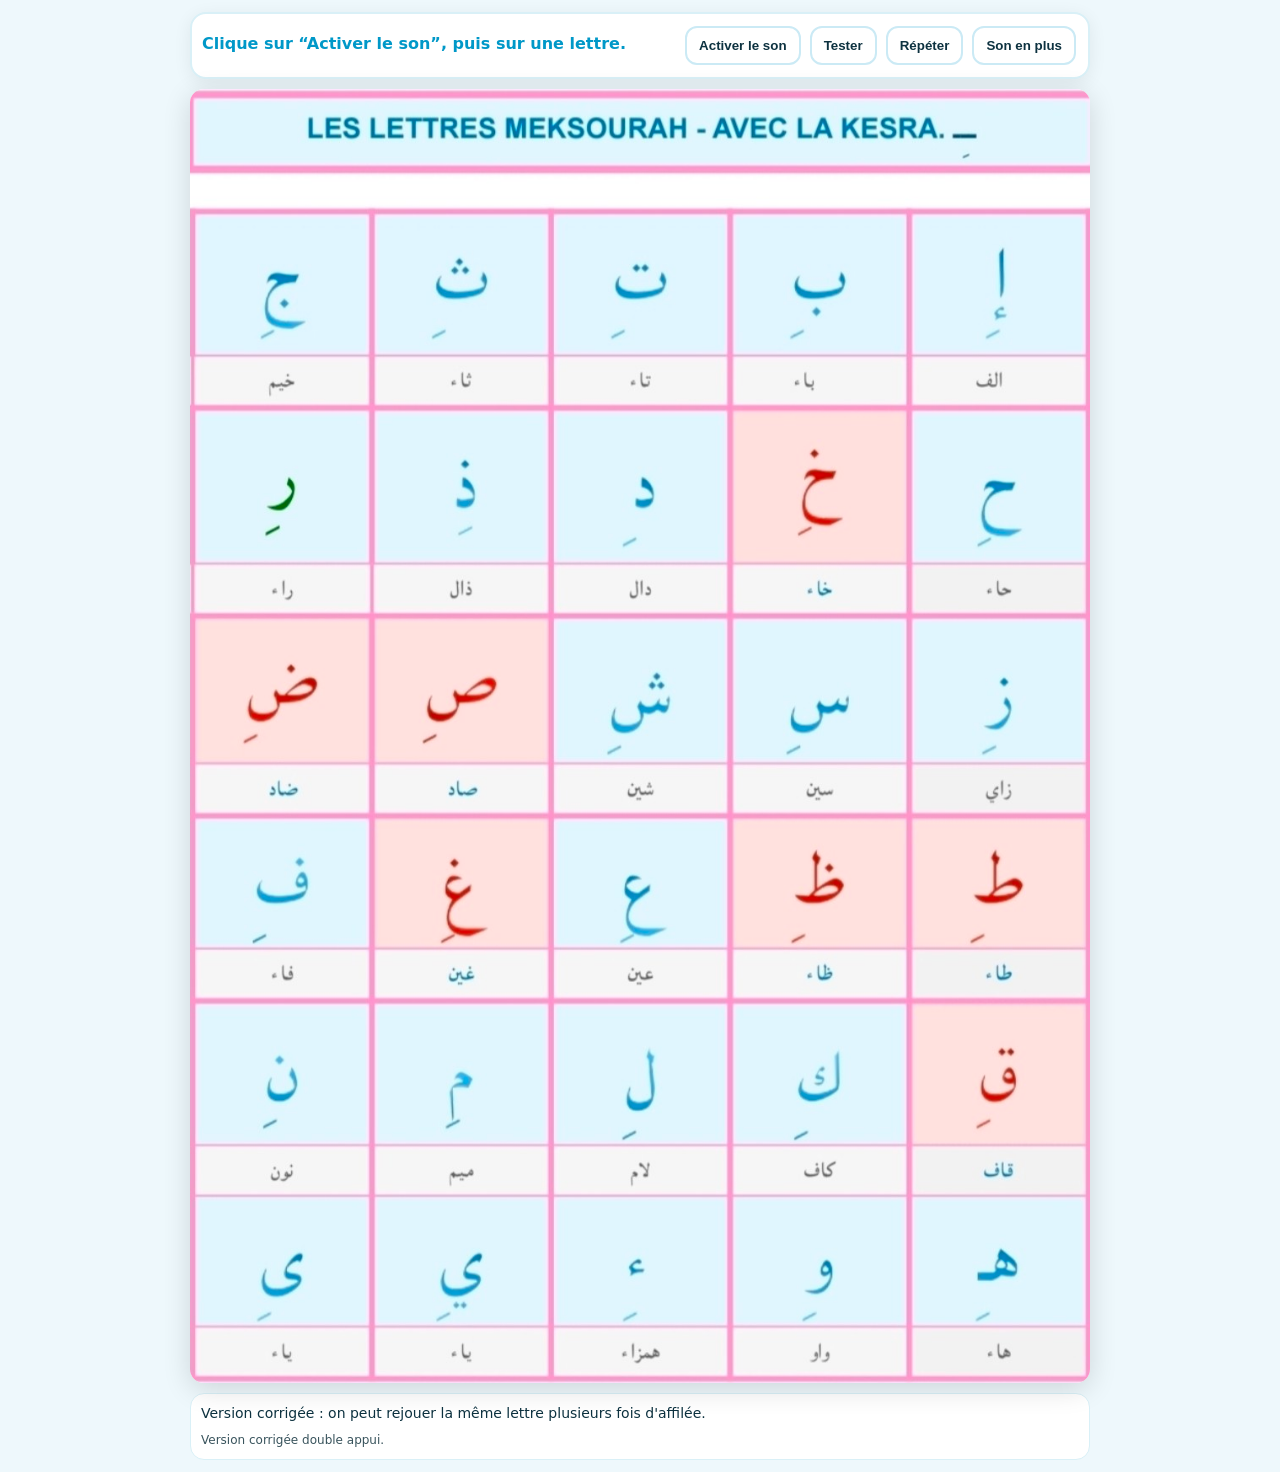
<file: index.html>
<!doctype html>
<html lang="fr">
<head>
<meta charset="utf-8">
<meta name="viewport" content="width=device-width, initial-scale=1, viewport-fit=cover">
<title>Alphabet arabe - Kasra</title>
<style>
*{box-sizing:border-box;-webkit-tap-highlight-color:transparent}
html,body{margin:0;padding:0;background:#eef8fc;font-family:system-ui,-apple-system,Segoe UI,Roboto,Arial,sans-serif;color:#0d3240}
body{padding:12px;display:flex;justify-content:center}
.app{width:min(100%,900px)}
.top{display:flex;gap:8px;align-items:center;justify-content:space-between;flex-wrap:wrap;background:white;border:2px solid #d9f0f7;border-radius:16px;padding:10px;margin-bottom:10px;box-shadow:0 4px 18px rgba(0,0,0,.07)}
.status{font-weight:800;color:#0098c8;min-height:1.4em}
button.ui{border:2px solid #cbeaf5;background:white;border-radius:12px;padding:10px 12px;font-weight:800;color:#0d3240;margin:2px}
.wrap{position:relative;width:100%;background:white;border-radius:14px;overflow:hidden;box-shadow:0 6px 28px rgba(0,0,0,.14);user-select:none;touch-action:manipulation}
.wrap img{display:block;width:100%;height:auto}
.grid{position:absolute;left:.1%;right:.1%;top:9.25%;bottom:.25%;display:grid;grid-template-columns:repeat(5,1fr);grid-template-rows:repeat(6,1fr);pointer-events:none}
.cell{pointer-events:auto;border:0;background:transparent;padding:0;margin:0;border-radius:8px;cursor:pointer;touch-action:manipulation}
.cell:active,.cell.active{box-shadow:inset 0 0 0 6px rgba(0,150,200,.55);background:rgba(255,255,255,.22)}
.note{font-size:14px;line-height:1.4;margin-top:10px;background:white;border:1px solid #d9f0f7;border-radius:14px;padding:10px}
.debug{font-size:12px;white-space:pre-wrap;color:#38535c;margin-top:8px}
</style>
</head>
<body>
<div class="app">
  <div class="top">
    <div class="status" id="status">Clique sur “Activer le son”, puis sur une lettre.</div>
    <div>
      <button class="ui" id="unlock" type="button">Activer le son</button>
      <button class="ui" id="test" type="button">Tester</button>
      <button class="ui" id="repeat" type="button">Répéter</button>
      <button class="ui" id="bonus" type="button">Son en plus</button>
    </div>
  </div>
  <div class="wrap">
    <img src="./alphabet_kasra.jpeg" alt="Alphabet arabe avec kasra">
    <div class="grid" id="grid"></div>
  </div>
  <div class="note">
    Version corrigée : on peut rejouer la même lettre plusieurs fois d'affilée.
    <div class="debug" id="debug"></div>
  </div>
</div>
<script>
const cells = [{"letter": "جِ", "name": "jim", "audio": "05.mp3"}, {"letter": "ثِ", "name": "tha", "audio": "04.mp3"}, {"letter": "تِ", "name": "ta", "audio": "03.mp3"}, {"letter": "بِ", "name": "ba", "audio": "02.mp3"}, {"letter": "إِ", "name": "alif", "audio": "01.mp3"}, {"letter": "رِ", "name": "ra", "audio": "10.mp3"}, {"letter": "ذِ", "name": "dhal", "audio": "09.mp3"}, {"letter": "دِ", "name": "dal", "audio": "08.mp3"}, {"letter": "خِ", "name": "kha", "audio": "07.mp3"}, {"letter": "حِ", "name": "ha", "audio": "06.mp3"}, {"letter": "ضِ", "name": "dad", "audio": "15.mp3"}, {"letter": "صِ", "name": "sad", "audio": "14.mp3"}, {"letter": "شِ", "name": "shin", "audio": "13.mp3"}, {"letter": "سِ", "name": "sin", "audio": "12.mp3"}, {"letter": "زِ", "name": "zay", "audio": "11.mp3"}, {"letter": "فِ", "name": "fa", "audio": "20.mp3"}, {"letter": "غِ", "name": "ghayn", "audio": "19.mp3"}, {"letter": "عِ", "name": "ayn", "audio": "18.mp3"}, {"letter": "ظِ", "name": "dha", "audio": "17.mp3"}, {"letter": "طِ", "name": "ta emphatique", "audio": "16.mp3"}, {"letter": "نِ", "name": "noun", "audio": "25.mp3"}, {"letter": "مِ", "name": "mim", "audio": "24.mp3"}, {"letter": "لِ", "name": "lam", "audio": "23.mp3"}, {"letter": "كِ", "name": "kaf", "audio": "22.mp3"}, {"letter": "قِ", "name": "qaf", "audio": "21.mp3"}, {"letter": "ىِ", "name": "alif maksoura", "audio": "30.mp3"}, {"letter": "يِ", "name": "ya", "audio": "29.mp3"}, {"letter": "ءِ", "name": "hamza", "audio": "28.mp3"}, {"letter": "وِ", "name": "waw", "audio": "27.mp3"}, {"letter": "هِ", "name": "ha", "audio": "26.mp3"}];
const grid = document.getElementById('grid');
const statusEl = document.getElementById('status');
const debugEl = document.getElementById('debug');
let currentAudio = null;
let currentButton = null;
let last = null;
let lastEventAt = 0;
let lastEventKey = "";
let playToken = 0;

function log(msg){ debugEl.textContent = msg; }

function stopCurrent(){
  if(currentAudio){
    try{
      currentAudio.pause();
      currentAudio.src = "";
      currentAudio.load();
    }catch(e){}
    currentAudio = null;
  }
  if(currentButton){
    currentButton.classList.remove('active');
    currentButton = null;
  }
}

function newAudio(file){
  const a = new Audio('./' + file);
  a.preload = 'auto';
  a.playsInline = true;
  a.setAttribute('playsinline','');
  return a;
}

async function unlockSound(){
  try{
    const a = newAudio('01.mp3');
    a.volume = 0.01;
    await a.play();
    a.pause();
    a.src = "";
    a.load();
    statusEl.textContent = 'Son activé. Clique sur une lettre.';
    log('Audio activé.');
  }catch(e){
    statusEl.textContent = 'Son bloqué par le navigateur.';
    log('Erreur activation : ' + (e && e.name ? e.name : e));
  }
}

async function play(file,label,btn){
  const now = Date.now();
  const key = file + label;
  if(key === lastEventKey && now - lastEventAt < 160) return;
  lastEventAt = now;
  lastEventKey = key;

  stopCurrent();

  const token = ++playToken;
  const a = newAudio(file);
  currentAudio = a;
  currentButton = btn || null;
  if(currentButton) currentButton.classList.add('active');
  last = {file,label,btn};

  a.onended = function(){
    if(token === playToken){
      if(currentButton) currentButton.classList.remove('active');
      currentButton = null;
      currentAudio = null;
    }
  };

  try{
    statusEl.textContent = label;
    await a.play();
    log('Lecture OK : ' + file + ' — ' + label);
  }catch(e){
    statusEl.textContent = 'Son bloqué : appuie sur “Activer le son”.';
    log('Erreur lecture ' + file + ' : ' + (e && e.name ? e.name : e));
  }
}

cells.forEach(function(item){
  const b = document.createElement('button');
  b.className = 'cell';
  b.type = 'button';
  b.title = item.letter + ' - ' + item.name;
  b.setAttribute('aria-label', item.letter + ' ' + item.name);
  b.addEventListener('pointerup', function(ev){
    ev.preventDefault();
    play(item.audio, item.letter + ' — ' + item.name, b);
  });
  b.addEventListener('click', function(ev){
    ev.preventDefault();
    play(item.audio, item.letter + ' — ' + item.name, b);
  });
  grid.appendChild(b);
});

document.getElementById('unlock').addEventListener('click', unlockSound);
document.getElementById('test').addEventListener('click', function(){ play('01.mp3','Test audio',null); });
document.getElementById('repeat').addEventListener('click', function(){ if(last) play(last.file,last.label,last.btn); });
document.getElementById('bonus').addEventListener('click', function(){ play('31.mp3','Son supplémentaire détecté',null); });
log('Version corrigée double appui.');
</script>
</body>
</html>
</file>
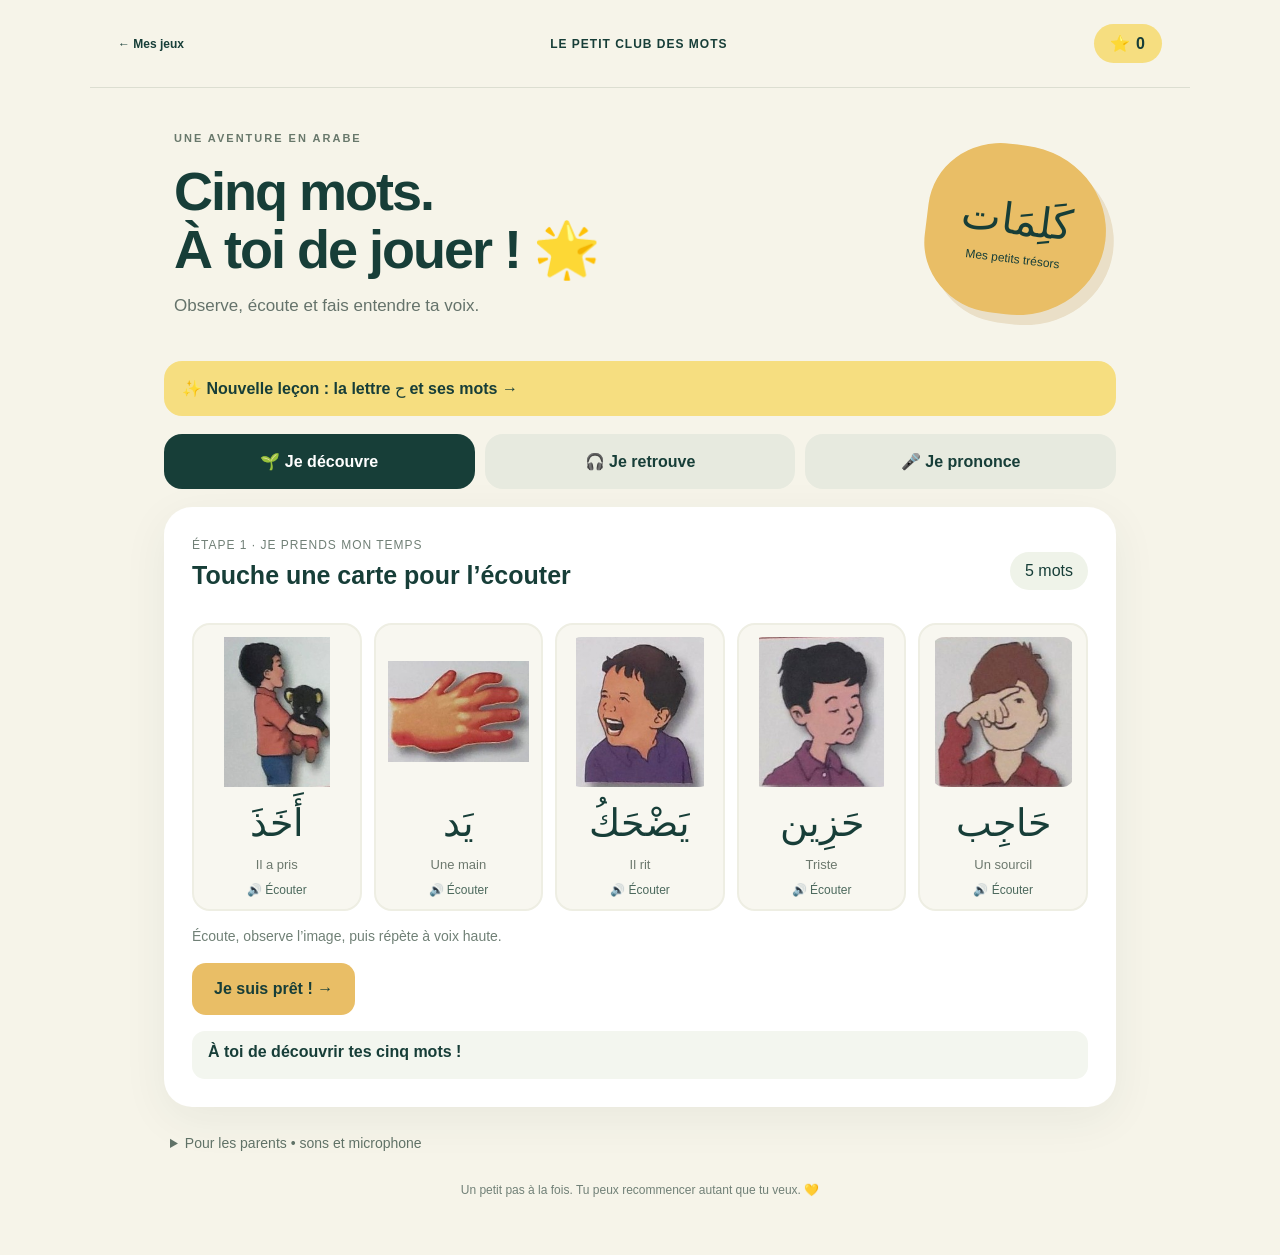
<file: mission-mots/index.html>
<!doctype html>
<html lang="fr"><head><meta charset="utf-8"><meta name="viewport" content="width=device-width,initial-scale=1"><meta name="theme-color" content="#173e38"><title>Mission mots • Mon aventure en arabe</title><link rel="stylesheet" href="style.css"></head><body>
<header><a href="../">← Mes jeux</a><span>LE PETIT CLUB DES MOTS</span><span id="total">⭐ 0</span></header>
<main><section class="intro"><div><span class="eyebrow">UNE AVENTURE EN ARABE</span><h1>Cinq mots.<br>À toi de jouer ! <span>🌟</span></h1><p>Observe, écoute et fais entendre ta voix.</p></div><div class="badge" aria-hidden="true">كَلِمَات<small>Mes petits trésors</small></div></section>
<a href="ha/" style="display:block;background:#f6de80;padding:18px;border-radius:18px;color:#173e38;text-decoration:none;font-weight:bold;margin-bottom:18px">✨ Nouvelle leçon : la lettre ح et ses mots →</a><nav aria-label="Activités"><button data-mode="learn" class="active">🌱 Je découvre</button><button data-mode="listen">🎧 Je retrouve</button><button data-mode="speak">🎤 Je prononce</button></nav>
<section id="game" class="panel" aria-label="Jeu"></section>
<details><summary>Pour les parents • sons et microphone</summary><p>Les cinq sons en arabe proviennent de Google Traduction et sont inclus dans le jeu. Touchez le bouton d’écoute pour lancer un son.</p><p>Le défi vocal compare le mot transcrit au mot attendu : il ne mesure pas la qualité de l’accent ni les voyelles courtes. La reconnaissance peut se tromper, notamment avec une voix d’enfant. Une absence de réponse n’est jamais comptée comme une faute.</p><p>Utilisez une connexion Internet et autorisez le micro. Selon le navigateur, la voix est transmise au service de reconnaissance du navigateur. Ce jeu ne conserve ni enregistrement ni transcription ; seules les étoiles sont mémorisées sur cet appareil. Si le micro est indisponible, un adulte peut écouter et valider, avec une indication distincte.</p><button id="reset" class="textbutton">Remettre les étoiles à zéro</button></details>
<footer>Un petit pas à la fois. Tu peux recommencer autant que tu veux. 💛</footer></main><script src="app.js"></script></body></html>
</file>
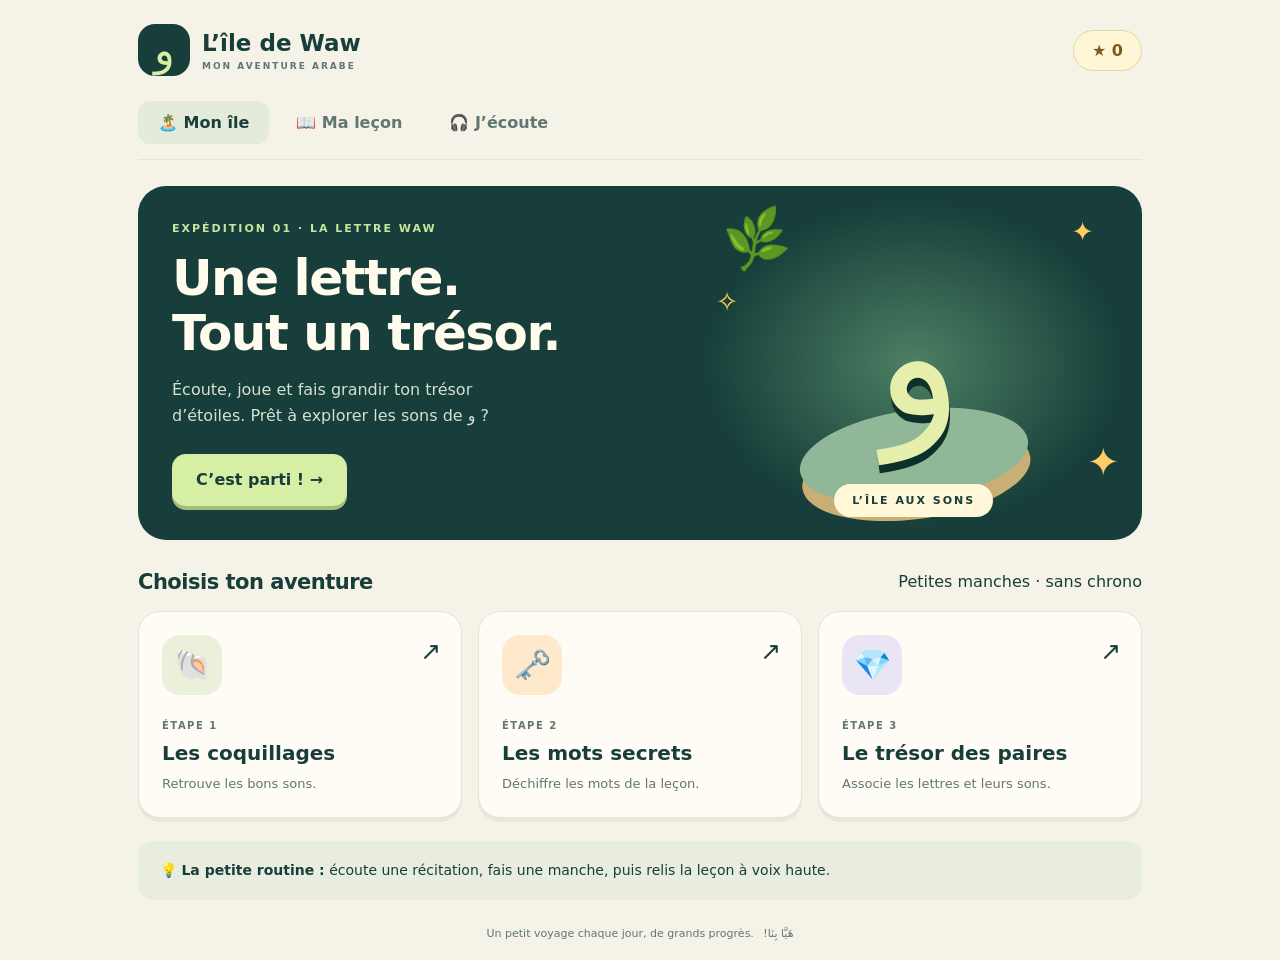
<file: waw/index.html>
<!doctype html><html lang="fr"><head><meta charset="utf-8"><meta name="viewport" content="width=device-width,initial-scale=1,viewport-fit=cover"><meta name="theme-color" content="#163d3a"><meta name="apple-mobile-web-app-capable" content="yes"><title>L’île de Waw · Mon aventure arabe</title><link rel="stylesheet" href="style.css?v=3"></head><body><div class="shell"><header><button class="brand" id="home" aria-label="Accueil"><span class="brandicon" lang="ar">و</span><span>L’île de Waw<small>MON AVENTURE ARABE</small></span></button><span class="score" id="total">★ 0</span></header><nav aria-label="Navigation"><button data-view="home" class="active">🏝️ Mon île</button><button data-view="learn">📖 Ma leçon</button><button data-view="listen">🎧 J’écoute</button></nav><main id="app"></main><footer>Un petit voyage chaque jour, de grands progrès. <span lang="ar" dir="rtl">هَيَّا بِنَا!</span></footer></div><div id="confetti" aria-hidden="true"></div><script src="app.js?v=4"></script></body></html>
</file>
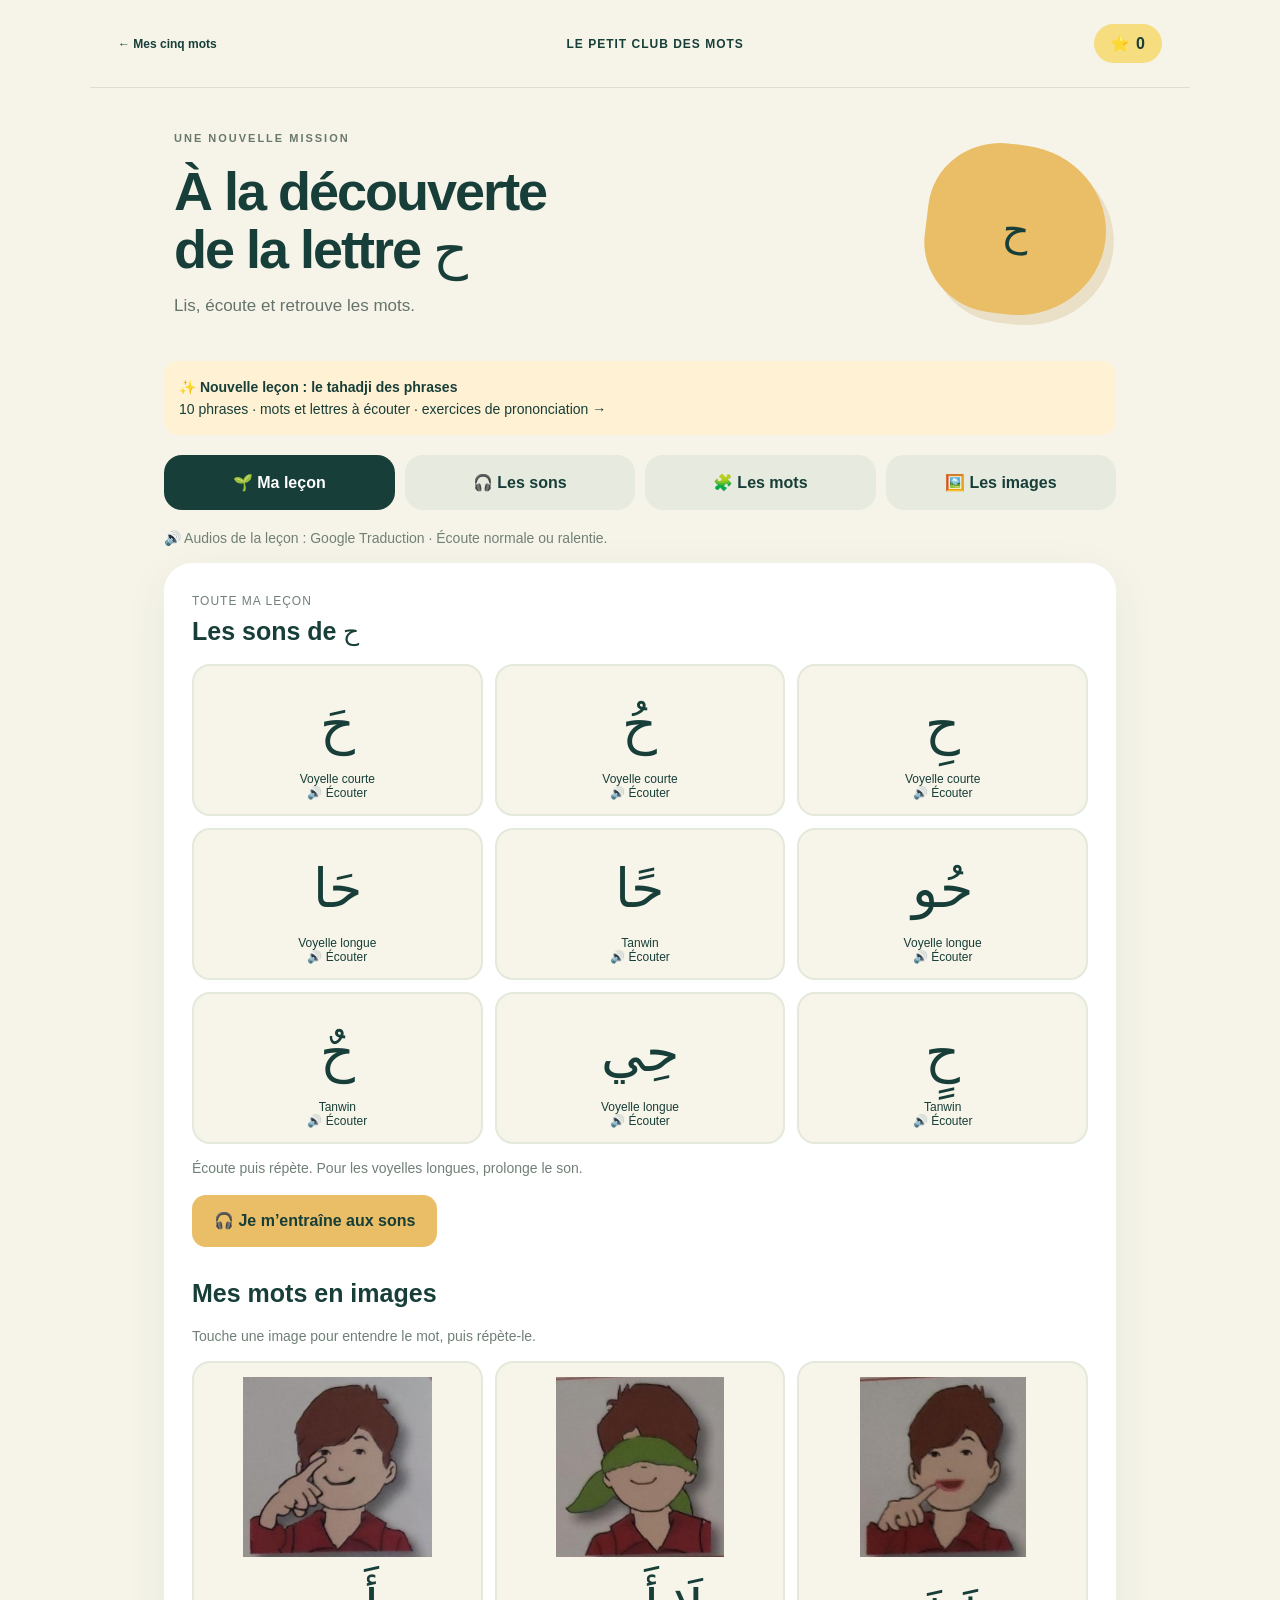
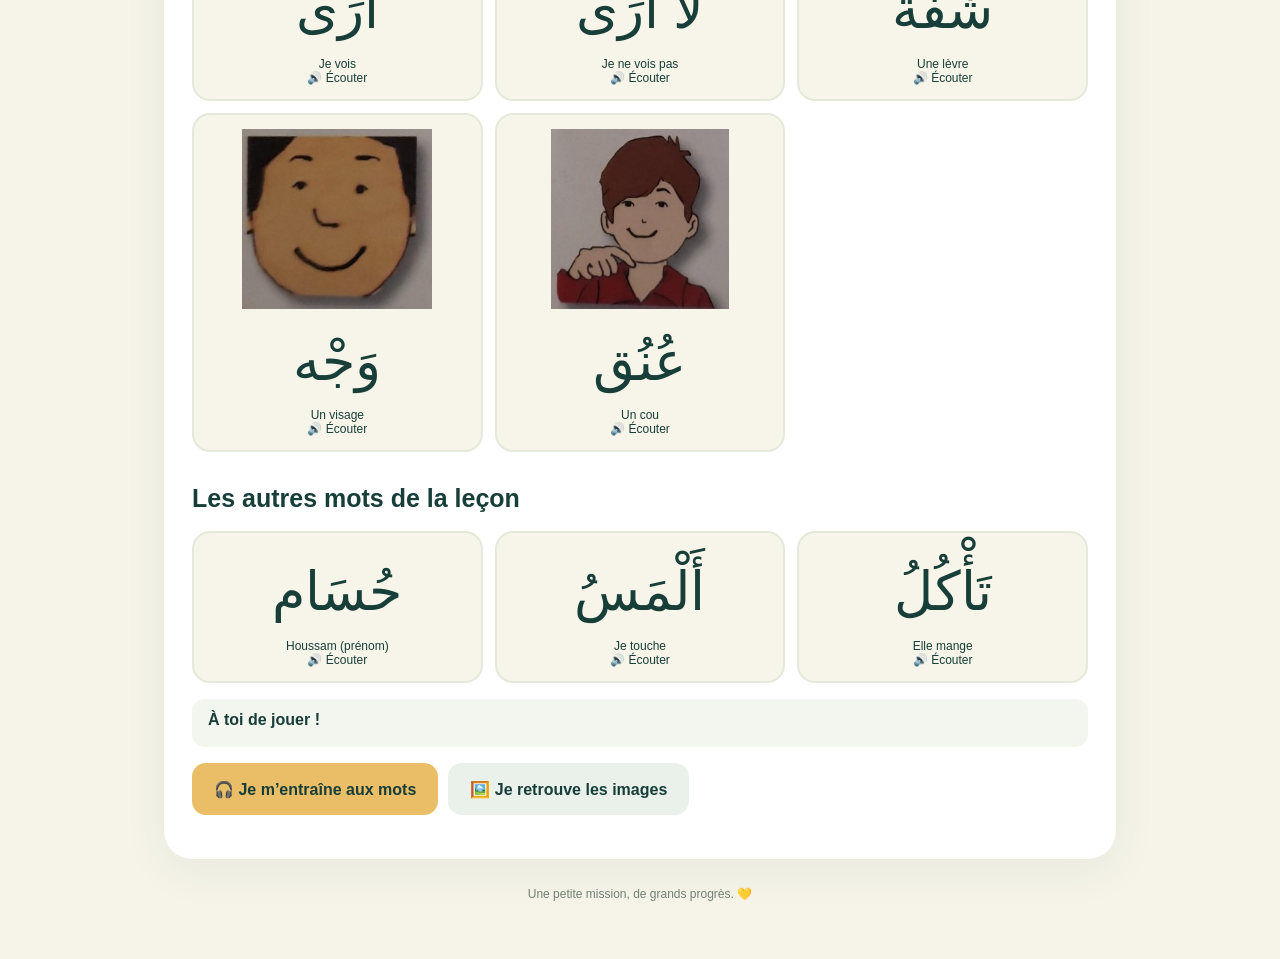
<file: mission-mots/ha/index.html>
<!doctype html><html lang="fr"><head><meta charset="utf-8"><meta name="viewport" content="width=device-width,initial-scale=1"><title>La mission ح • Mes leçons d’arabe</title><link rel="stylesheet" href="style.css?v=3"><style>.arabic{font-size:54px}.lessonnav{display:flex;gap:10px;flex-wrap:wrap;margin:15px 0}.lessonnav button{padding:12px 16px;border-radius:14px;background:#e9efdf;color:#173e38}.lessonnav button.active{background:#173e38;color:white}.grid{display:grid;grid-template-columns:repeat(3,1fr);gap:12px}.tile{padding:14px;background:#f7f5e9;border:2px solid #e4e9dc;border-radius:18px;color:#173e38}.tile.selected{border-color:#cc8b27;background:#fff2ca}.tile small{display:block;font-size:12px}.big{text-align:center;padding:20px}.big .arabic{font-size:78px}.notice{padding:15px;background:#fff1d4;border-radius:14px;font-size:14px;line-height:1.6}.lessonphoto{width:100%;border-radius:15px}.match{display:grid;grid-template-columns:1fr 1fr;gap:12px}.match button{min-height:76px}.done{background:#dff4d9!important;border-color:#7baa71!important}button:disabled{opacity:.65} @media(max-width:480px){.grid{gap:7px}.tile{padding:9px}.arabic{font-size:43px}}</style></head><body><header><a href="../">← Mes cinq mots</a><span>LE PETIT CLUB DES MOTS</span><span id="total">⭐ 0</span></header><main><section class="intro"><div><span class="eyebrow">UNE NOUVELLE MISSION</span><h1>À la découverte<br>de la lettre ح</h1><p>Lis, écoute et retrouve les mots.</p></div><div class="badge" lang="ar">ح</div></section><a href="tahadji/" class="notice" style="display:block;text-decoration:none;color:#173e38;margin-bottom:20px"><strong>✨ Nouvelle leçon : le tahadji des phrases</strong><br>10 phrases · mots et lettres à écouter · exercices de prononciation →</a><nav><button data-mode="learn" class="active">🌱 Ma leçon</button><button data-mode="quiz">🎧 Les sons</button><button data-mode="meaning">🧩 Les mots</button><button data-mode="images">🖼️ Les images</button></nav><p class="hint">🔊 Audios de la leçon : Google Traduction · Écoute normale ou ralentie.</p><section id="game" class="panel"></section><footer>Une petite mission, de grands progrès. 💛</footer></main><script src="lesson.js?v=4"></script></body></html>
</file>
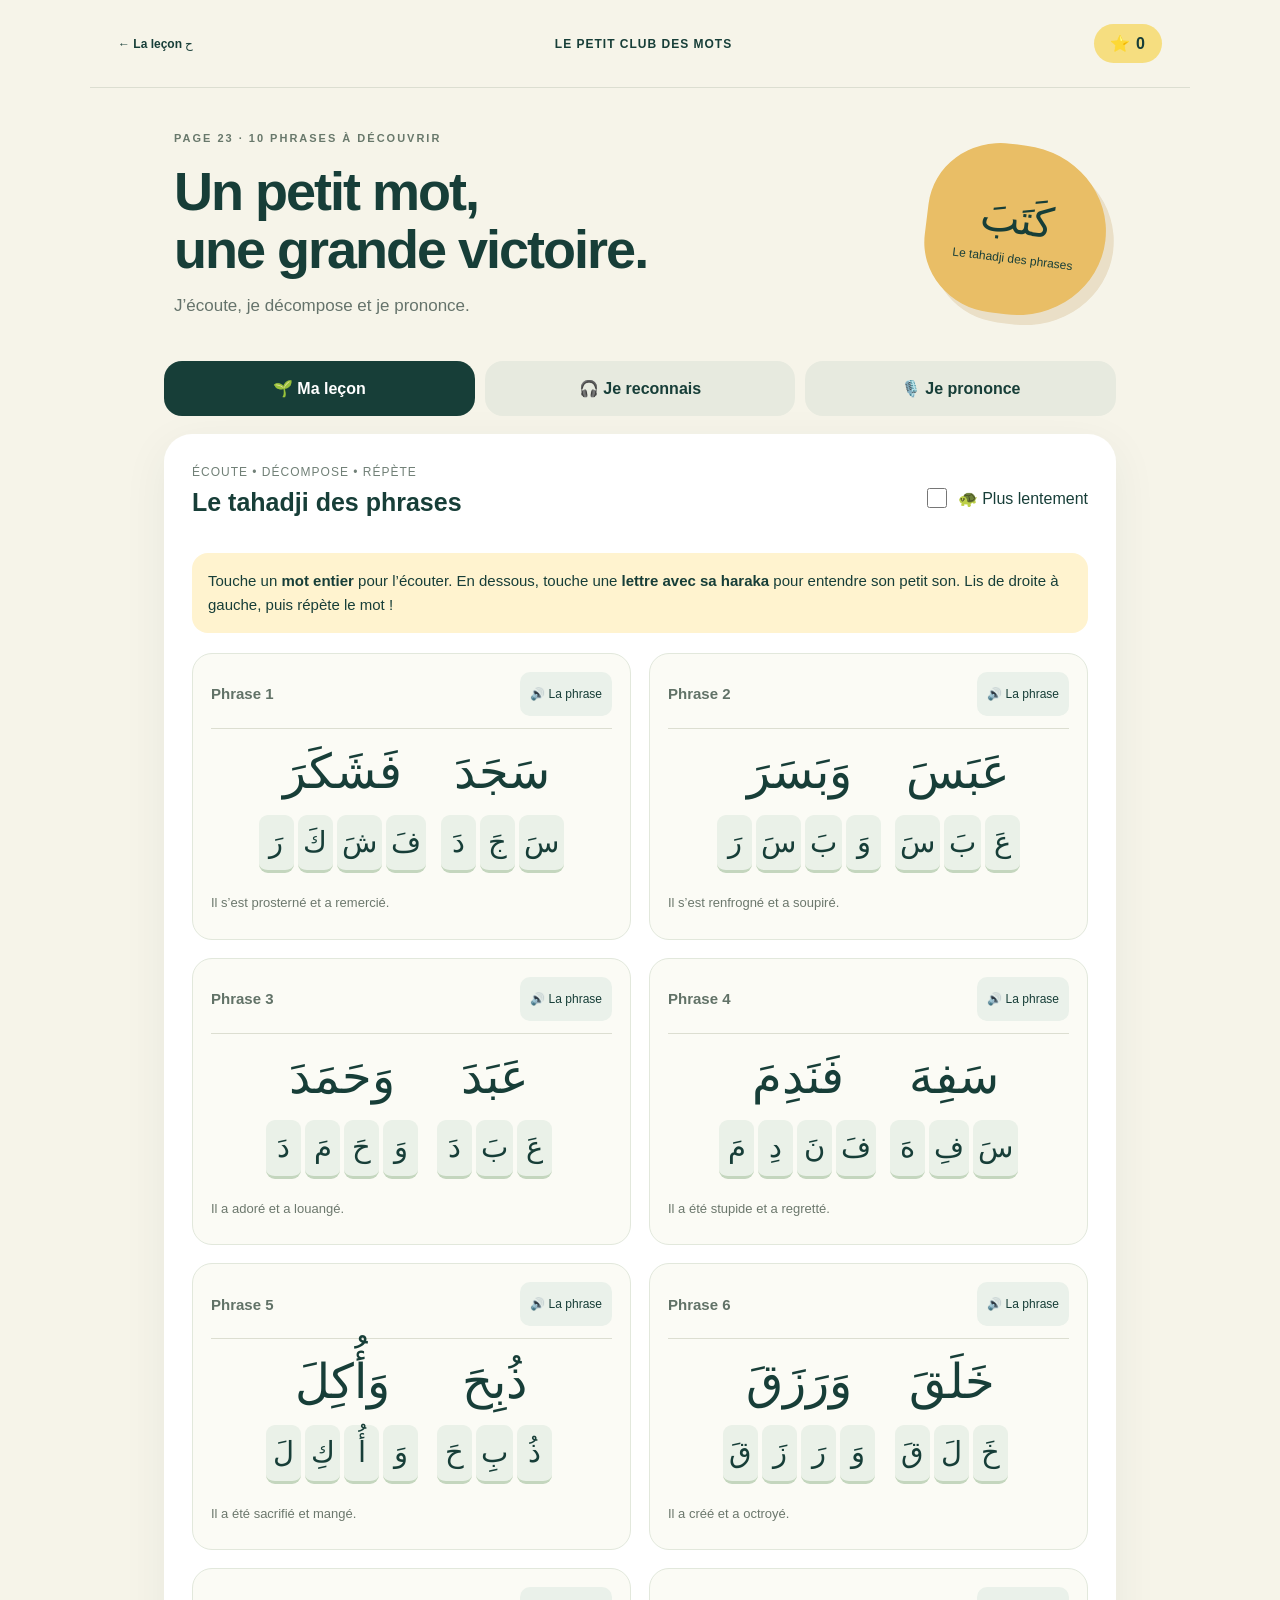
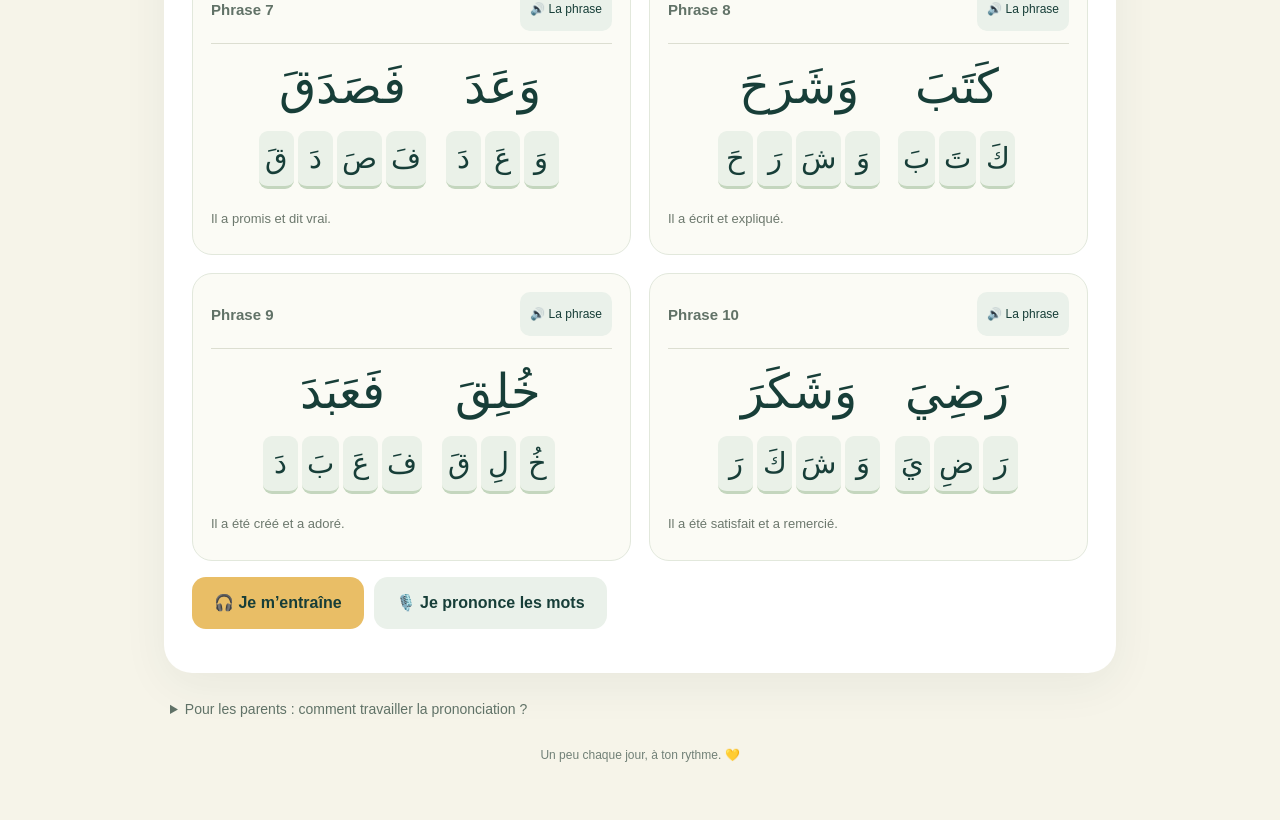
<file: mission-mots/ha/tahadji/index.html>
<!doctype html>
<html lang="fr"><head><meta charset="utf-8"><meta name="viewport" content="width=device-width,initial-scale=1"><meta name="theme-color" content="#173e38"><title>Tahadji des phrases · Mon atelier d’arabe</title><link rel="stylesheet" href="../style.css"><link rel="stylesheet" href="style.css?v=2"></head>
<body><header><a href="../">← La leçon ح</a><span>LE PETIT CLUB DES MOTS</span><span id="total">⭐ 0</span></header><main>
<section class="intro"><div><span class="eyebrow">PAGE 23 · 10 PHRASES À DÉCOUVRIR</span><h1>Un petit mot,<br>une grande victoire.</h1><p>J’écoute, je décompose et je prononce.</p></div><div class="badge" lang="ar" dir="rtl">كَتَبَ<small>Le tahadji des phrases</small></div></section>
<nav aria-label="Activités"><button data-mode="learn" class="active" aria-pressed="true">🌱 Ma leçon</button><button data-mode="listen" aria-pressed="false">🎧 Je reconnais</button><button data-mode="speak" aria-pressed="false">🎙️ Je prononce</button></nav>
<section id="game" class="panel"></section><p id="audio-status" class="hint" role="status" aria-live="polite"></p>
<details><summary>Pour les parents : comment travailler la prononciation ?</summary><p>Faites écouter le mot, puis chaque lettre avec sa voyelle. Votre enfant répète le mot complet. Dans « Je prononce », il peut s’enregistrer et comparer sa voix au modèle. Le bouton « Prononcer et vérifier » reconnaît le mot en arabe et compare les lettres du texte obtenu. Un mot reconnu gagne une étoile. Les harakat et la qualité phonétique ne sont pas évaluées : des mots avec les mêmes consonnes mais des voyelles différentes peuvent être acceptés. Un adulte peut toujours aider à vérifier.</p><p>Les sons sont extraits de votre enregistrement. Les lettres sont des petits sons avec leur haraka, pas le nom des lettres. Une consonne extraite d’un mot lié peut garder une légère transition vers la lettre voisine.</p><p>Le microphone nécessite votre autorisation. L’option « M’enregistrer » garde la voix dans cette page et l’efface en la quittant. En revanche, « Prononcer et vérifier » utilise le service vocal du navigateur, qui peut envoyer la voix à ses serveurs et nécessiter Internet. Le site ne conserve ni la voix reconnue ni sa transcription. La disponibilité dépend du navigateur et de sa prise en charge de l’arabe.</p></details>
<footer>Un peu chaque jour, à ton rythme. 💛</footer></main><script src="data.js?v=1"></script><script src="speech-check.js?v=2"></script><script src="app.js?v=2"></script></body></html>
</file>
<file: mission-mots/style.css>
:root{font-family:ui-rounded,'Trebuchet MS',Arial,sans-serif;color:#173e38;background:#f6f4e9;font-synthesis:none}*{box-sizing:border-box}body{margin:0}button,a{-webkit-tap-highlight-color:transparent}button{font:inherit;cursor:pointer;border:0;touch-action:manipulation}button:focus-visible,a:focus-visible,summary:focus-visible{outline:4px solid #dd7b29;outline-offset:4px}button:disabled{cursor:default;opacity:.65}header{max-width:1100px;margin:auto;display:flex;justify-content:space-between;align-items:center;padding:24px 28px;border-bottom:1px solid #dcded1;font-size:12px;font-weight:800;letter-spacing:1px}header a{color:inherit;text-decoration:none;letter-spacing:0}#total{background:#f6de80;padding:10px 16px;border-radius:99px;font-size:16px}main{max-width:1000px;margin:auto;padding:30px 24px}.intro{display:flex;justify-content:space-between;align-items:center;padding:10px 10px 28px}.eyebrow{font-size:11px;font-weight:800;letter-spacing:2px;color:#68786b}h1{font-size:clamp(34px,5vw,54px);line-height:1.08;letter-spacing:-2px;margin:16px 0}.intro p{color:#65736b;font-size:17px}.badge{background:#e9be66;border-radius:45% 55% 55% 45%;width:180px;height:170px;display:flex;flex-direction:column;align-items:center;justify-content:center;transform:rotate(7deg);font-family:serif;font-size:42px;box-shadow:9px 9px 0 #eadfc7}.badge small{font-family:Arial;font-size:12px;margin-top:8px}nav{display:flex;gap:10px;margin-bottom:18px}nav button{flex:1;padding:18px 10px;border-radius:18px;color:#173e38;background:#e7eadf;font-weight:800}nav button.active{background:#173e38;color:#fff}.panel{background:#fff;border-radius:28px;padding:28px;box-shadow:0 12px 45px #193e3810;min-height:390px}.panelhead{display:flex;justify-content:space-between;align-items:center;gap:12px}.kicker{font-size:12px;letter-spacing:1px;color:#718077;text-transform:uppercase}h2{font-size:25px;margin:8px 0 18px}.count{white-space:nowrap;background:#eff3e9;padding:10px 15px;border-radius:20px}.cards{display:grid;grid-template-columns:repeat(5,1fr);gap:12px;margin:15px 0}.wordcard,.choice{background:#f8f7f0;border:2px solid #eeeee3;border-radius:18px;padding:12px;color:#173e38;transition:transform .15s,border-color .15s}.wordcard:hover,.choice:hover{transform:translateY(-4px);border-color:#e9be66}.wordcard img,.choice img{width:100%;height:150px;object-fit:contain;border-radius:12px}.arabic{font-family:'Geeza Pro','Noto Naskh Arabic','Times New Roman',serif;font-size:38px;line-height:1.7;display:block}.translation{font-size:13px;color:#6c786d}.tiny{font-size:12px;color:#4c695d;margin-top:10px;display:block}.primary,.secondary{padding:15px 22px;border-radius:14px;font-weight:800;min-height:52px}.primary{background:#e9be66;color:#173e38}.secondary{background:#eaf1ea;color:#173e38}.actions{display:flex;gap:10px;flex-wrap:wrap;align-items:center;margin:16px 0}.hint{color:#708076;font-size:14px;line-height:1.5}.feedback{min-height:48px;padding:12px 16px;background:#f3f6ef;border-radius:13px;font-weight:700;margin-top:16px}.feedback.success{background:#dff4d9}.feedback.retry{background:#fff1d4}.choices{display:grid;grid-template-columns:repeat(3,1fr);gap:15px;margin-top:20px}.choice img{height:190px}.heroimage{display:block;width:220px;height:220px;object-fit:contain;border-radius:20px;background:#f6f4ed;margin:10px auto}.speech{text-align:center}.speech .actions{justify-content:center}.progress{height:7px;border-radius:5px;background:#edf0e8;margin:18px 0;overflow:hidden}.progress div{height:100%;background:#73a685;transition:width .3s}.finish{text-align:center;padding:28px}.finish .trophy{font-size:64px}.finish h2{font-size:32px}.parent{margin-top:20px}.parent summary{font-size:13px;color:#68786b}details{margin:25px 6px 0;color:#607267;font-size:14px;line-height:1.6}summary{cursor:pointer}.textbutton{background:none;text-decoration:underline;color:#476453;padding:10px}footer{text-align:center;font-size:12px;color:#718077;margin:28px 0}.heard{font-size:18px;font-family:serif}@media(max-width:650px){header{padding:15px}header>span:nth-child(2){display:none}main{padding:20px 14px}.intro{padding:0 4px 18px}.badge{width:100px;height:110px;font-size:30px}.badge small{font-size:9px}h1{font-size:36px}.intro p{font-size:14px;max-width:220px}nav{gap:6px}nav button{font-size:13px;padding:16px 5px}.panel{padding:18px 14px;border-radius:22px}.cards{grid-template-columns:repeat(2,1fr)}.wordcard:last-child{grid-column:1/-1;width:50%;justify-self:center}.wordcard img{height:130px}.choices{gap:8px}.choice{padding:6px}.choice img{height:125px}h2{font-size:21px}.arabic{font-size:36px}.primary,.secondary{padding:14px 16px}.heroimage{height:190px}.panelhead{align-items:flex-start}}
@media(prefers-reduced-motion:reduce){*{transition:none!important}}
</file>
<file: waw/style.css>
:root{--ink:#173e3a;--muted:#617673;--paper:#fffcf5;--green:#267566;--lime:#d7eea5;--gold:#ffcb62;--coral:#f3aa89;--border:#e1e6d9}*{box-sizing:border-box}body{margin:0;background:#f5f3e8;color:var(--ink);font-family:ui-rounded,'Trebuchet MS',system-ui,sans-serif}button,select{font:inherit}button{cursor:pointer;touch-action:manipulation;-webkit-tap-highlight-color:transparent}button:focus-visible,a:focus-visible,select:focus-visible{outline:3px solid #be661e;outline-offset:4px}button:disabled{cursor:default}button{color:inherit}button:active:not(:disabled){transform:translateY(2px)}.shell{max-width:1060px;margin:auto;padding:24px 28px 20px}header{display:flex;align-items:center;justify-content:space-between;margin-bottom:25px}.brand{display:flex;gap:12px;align-items:center;border:0;background:none;text-align:left;font-size:23px;font-weight:900;padding:0}.brand small{display:block;font-size:9px;letter-spacing:2px;margin-top:5px;color:var(--muted)}.brandicon{display:grid;place-items:center;background:var(--ink);color:var(--lime);border-radius:17px;width:52px;height:52px;font:43px 'Times New Roman',serif}.score{border:1px solid #e2d6a8;background:#fff6d6;border-radius:99px;padding:10px 18px;font-weight:800;color:#805a1a}nav{display:flex;gap:7px;border-bottom:1px solid var(--border);padding-bottom:15px;margin-bottom:26px}nav button{border:0;background:transparent;padding:12px 20px;border-radius:12px;font-weight:700;color:var(--muted)}nav button.active{background:#e4ebdb;color:var(--ink)}h1,h2,h3,p{margin-top:0}h1{font-size:clamp(32px,5vw,50px);line-height:1.1;letter-spacing:-1.5px;margin-bottom:16px}h2{font-size:26px;letter-spacing:-.5px}p{line-height:1.65}.muted{color:var(--muted)}.eyebrow{font-size:11px;letter-spacing:2px;font-weight:800;margin-bottom:16px;display:block}.hero{border-radius:28px;background:var(--ink);color:#fffbed;display:grid;grid-template-columns:1.2fr 1fr;overflow:hidden;position:relative;min-height:315px}.hero-copy{padding:36px 0 34px 34px;z-index:1}.hero p{max-width:370px;color:#d4e1cf;margin-bottom:24px}.hero .eyebrow{color:#c7e6a0}.primary,.secondary{border:0;border-radius:14px;padding:16px 24px;font-weight:800;min-height:52px}.primary{background:var(--lime);color:var(--ink);box-shadow:0 4px 0 #a4bd7d}.secondary{background:#fffdf6;border:1px solid var(--border);box-shadow:0 3px 0 var(--border)}.art{position:relative;min-height:280px;display:grid;place-items:center;background:radial-gradient(ellipse at center,#4c7f63 0,transparent 65%)}.island{width:230px;height:92px;border-radius:50%;background:#90b797;position:absolute;bottom:38px;transform:rotate(-8deg);box-shadow:0 17px 0 #c9af75}.waw{z-index:1;font:175px 'Times New Roman',serif;color:#e5efab;text-shadow:0 8px 0 #0e302b;transform:rotate(-8deg);margin-top:-12px}.spark{position:absolute;font-size:27px;color:var(--gold)}.s1{top:30px;right:48px}.s2{top:100px;left:30px}.s3{bottom:55px;right:22px;font-size:40px}.leaf{position:absolute;top:25px;left:40px;font-size:50px;transform:rotate(-15deg)}.ribbon{position:absolute;bottom:23px;z-index:2;font-size:11px;letter-spacing:2px;background:#fff7d8;color:var(--ink);padding:10px 18px;border-radius:20px;font-weight:900}.section-head{display:flex;align-items:center;justify-content:space-between;margin:30px 0 17px;gap:15px}.section-head h2{margin:0;font-size:21px}.section-head span{font-size:12px;color:var(--muted)}.missions{display:grid;grid-template-columns:repeat(3,1fr);gap:16px}.mission{background:var(--paper);border:1px solid var(--border);border-radius:22px;padding:23px;text-align:left;position:relative;box-shadow:0 4px 0 #e7e7da;transition:transform .2s}.mission:hover{transform:translateY(-3px)}.mission .icon{font-size:30px;display:grid;place-items:center;width:60px;height:60px;border-radius:18px;background:#eaf0d9;margin-bottom:19px}.mission:nth-child(2) .icon{background:#ffe9cd}.mission:nth-child(3) .icon{background:#e8e5f5}.mission small{font-size:10px;letter-spacing:1.5px;font-weight:bold;color:var(--muted)}.mission h3{font-size:20px;margin:8px 0}.mission p{font-size:13px;color:var(--muted);margin:0}.arrow{position:absolute;right:20px;top:25px;font-size:25px}.tip{margin-top:23px;padding:18px 22px;background:#e9eddf;border-radius:16px;font-size:14px;line-height:1.6}.panel{background:var(--paper);border:1px solid var(--border);border-radius:24px;padding:28px;margin-bottom:20px}.arabic{font-family:'Geeza Pro','Noto Naskh Arabic','Traditional Arabic','Times New Roman',serif;direction:rtl;font-weight:400;font-size:64px;line-height:1.65}.cards{display:grid;grid-template-columns:repeat(6,1fr);gap:10px}.learn-card{background:white;border:1px solid var(--border);border-radius:16px;padding:9px 4px;text-align:center}.learn-card .arabic{display:block;font-size:48px}.learn-card .sound{font-size:13px;color:var(--muted);display:block;min-height:20px}.learn-card.open{background:#e9f3d8;border-color:#a4bf84}.wordcards{grid-template-columns:repeat(4,1fr)}.wordcards .arabic{font-size:40px}.wordcards .emoji{font-size:28px}.toolbar{display:flex;gap:10px;align-items:center;flex-wrap:wrap;margin:15px 0}.toolbar button,.toolbar select{background:white;border:1px solid var(--border);border-radius:11px;padding:12px;min-height:46px}.toolbar label{font-size:13px}audio{width:100%;display:block;margin:15px 0}.lesson-img{width:100%;height:auto;background:#fff;border-radius:15px;border:1px solid var(--border)}details{margin-top:20px}summary{cursor:pointer;padding:12px 0;font-weight:700}.gamehead{display:flex;align-items:center;justify-content:space-between;margin-bottom:20px;gap:12px}.back{border:0;background:none;font-weight:800;padding:12px 0}.progress{height:9px;background:#e1e8d7;border-radius:20px;overflow:hidden;flex:1;max-width:400px}.progress span{display:block;background:#6a9b55;height:100%;transition:width .3s}.game{text-align:center;max-width:750px;margin:0 auto}.game .panel{padding:28px}.question{min-height:145px;display:flex;flex-direction:column;justify-content:center}.question h2{margin-bottom:8px}.cue{font-size:45px;font-weight:800;margin:12px 0 22px}.options{display:grid;grid-template-columns:repeat(2,1fr);gap:13px}.option{background:#fff;border:2px solid var(--border);border-radius:18px;min-height:105px;padding:10px;font-size:24px;box-shadow:0 4px 0 var(--border)}.option.arabic{font-size:55px}.option.correct{background:#e4f2cc;border-color:#739f4c;box-shadow:0 4px 0 #739f4c}.option.wrong{background:#ffebdc;border-color:#d89571;box-shadow:0 4px 0 #d89571}.feedback{min-height:60px;display:grid;place-items:center;margin:17px 0 5px;line-height:1.5;font-weight:700}.feedback .arabic{font-size:32px;display:inline}.next{width:100%}.reward{font-size:75px;margin:10px}.stats{display:flex;justify-content:center;gap:16px;margin:25px 0}.stat{background:#eef1e4;border-radius:15px;padding:18px;min-width:115px}.stat b{font-size:28px;display:block}.stat small{font-size:11px;color:var(--muted)}.memory{display:grid;grid-template-columns:repeat(4,1fr);gap:12px}.memory button{height:110px;border:2px solid #d9dfce;background:var(--ink);color:var(--lime);border-radius:16px;font-size:30px;box-shadow:0 4px 0 #bccab8}.memory button.revealed{background:white;color:var(--ink)}.memory button.matched{background:#e5efcf;color:#426e35;border-color:#a4bb7e;box-shadow:none}.memory button.arabic{font-size:49px}.memory p{grid-column:1/-1}footer{text-align:center;color:var(--muted);font-size:11px;padding:27px 0 0}footer span{margin-left:6px}.confetti{position:fixed;top:-20px;width:9px;height:16px;z-index:10;pointer-events:none;animation:fall 1.8s ease-in forwards}@keyframes fall{to{transform:translateY(105vh) rotate(500deg)}}@media(prefers-reduced-motion:reduce){*{animation:none!important;transition:none!important}}@media(max-width:650px){.shell{padding:18px 16px}.brand{font-size:19px}.score{padding:9px 13px}nav{gap:0}nav button{flex:1;padding:12px 5px;font-size:13px}.hero{grid-template-columns:1fr;min-height:0}.hero-copy{padding:28px 25px 0}.hero h1{max-width:270px}.hero p{font-size:14px;max-width:290px}.art{min-height:190px}.waw{font-size:125px;margin-top:-30px}.island{width:195px;height:62px;bottom:40px}.leaf{left:22%;top:6px;font-size:38px}.s1{right:20%;top:20px}.s2{left:21%;top:85px}.s3{right:19%;bottom:55px;font-size:30px}.ribbon{bottom:14px}.missions{gap:11px;grid-template-columns:1fr}.mission{padding:18px 18px 18px 91px;min-height:110px}.mission .icon{position:absolute;left:18px;top:23px;width:55px;height:55px}.mission h3{font-size:19px;margin:6px 0}.arrow{top:17px;font-size:20px}.section-head{margin-top:24px}.section-head span{font-size:11px}.panel{padding:20px 15px}.cards{grid-template-columns:repeat(3,1fr)}.wordcards{grid-template-columns:repeat(2,1fr)}.game .panel{padding:22px 16px}.question h2{font-size:22px}.cue{font-size:35px}.option.arabic{font-size:49px}.memory{gap:9px}.memory button{height:90px;font-size:22px}.memory button.arabic{font-size:41px}.tip{font-size:12px}.gamehead{font-size:12px}.gamehead .progress{max-width:140px}}@media(min-width:651px) and (max-width:850px){.cards{grid-template-columns:repeat(4,1fr)}.wordcards{grid-template-columns:repeat(2,1fr)}}
.file-label{display:inline-flex;align-items:center;gap:12px;flex-wrap:wrap;font-size:13px;font-weight:700;background:#eaf0df;padding:12px;border-radius:12px}.file-label input{font:inherit;max-width:100%;width:230px}.file-label input::file-selector-button{border:0;border-radius:8px;background:white;color:#173e3a;padding:8px}

.audio-tools{display:flex;justify-content:center;align-items:center;gap:10px;flex-wrap:wrap;margin:16px 0 22px;font-size:13px}.audio-tools select,.audio-tools button{font:inherit;color:var(--ink);padding:10px 12px;min-height:44px;border:1px solid var(--border);border-radius:12px;background:#fff}.playing{outline:3px solid #d7a336!important;outline-offset:2px;background:#fff1bd!important;color:#173e3a!important}.sound-hint{font-size:18px;font-weight:400;margin:0}.sound-hint summary{font-size:13px;color:var(--muted)}.sound-hint span{font-size:30px;font-weight:800}.hear-question{align-self:center;margin:0 0 10px;min-width:230px}.learn-card .sound{pointer-events:none}

#clip-player{display:none!important}
</file>
<file: mission-mots/ha/style.css>
:root{font-family:ui-rounded,'Trebuchet MS',Arial,sans-serif;color:#173e38;background:#f6f4e9;font-synthesis:none}*{box-sizing:border-box}body{margin:0}button,a{-webkit-tap-highlight-color:transparent}button{font:inherit;cursor:pointer;border:0;touch-action:manipulation}button:focus-visible,a:focus-visible,summary:focus-visible{outline:4px solid #dd7b29;outline-offset:4px}button:disabled{cursor:default;opacity:.65}header{max-width:1100px;margin:auto;display:flex;justify-content:space-between;align-items:center;padding:24px 28px;border-bottom:1px solid #dcded1;font-size:12px;font-weight:800;letter-spacing:1px}header a{color:inherit;text-decoration:none;letter-spacing:0}#total{background:#f6de80;padding:10px 16px;border-radius:99px;font-size:16px}main{max-width:1000px;margin:auto;padding:30px 24px}.intro{display:flex;justify-content:space-between;align-items:center;padding:10px 10px 28px}.eyebrow{font-size:11px;font-weight:800;letter-spacing:2px;color:#68786b}h1{font-size:clamp(34px,5vw,54px);line-height:1.08;letter-spacing:-2px;margin:16px 0}.intro p{color:#65736b;font-size:17px}.badge{background:#e9be66;border-radius:45% 55% 55% 45%;width:180px;height:170px;display:flex;flex-direction:column;align-items:center;justify-content:center;transform:rotate(7deg);font-family:serif;font-size:42px;box-shadow:9px 9px 0 #eadfc7}.badge small{font-family:Arial;font-size:12px;margin-top:8px}nav{display:flex;gap:10px;margin-bottom:18px}nav button{flex:1;padding:18px 10px;border-radius:18px;color:#173e38;background:#e7eadf;font-weight:800}nav button.active{background:#173e38;color:#fff}.panel{background:#fff;border-radius:28px;padding:28px;box-shadow:0 12px 45px #193e3810;min-height:390px}.panelhead{display:flex;justify-content:space-between;align-items:center;gap:12px}.kicker{font-size:12px;letter-spacing:1px;color:#718077;text-transform:uppercase}h2{font-size:25px;margin:8px 0 18px}.count{white-space:nowrap;background:#eff3e9;padding:10px 15px;border-radius:20px}.cards{display:grid;grid-template-columns:repeat(5,1fr);gap:12px;margin:15px 0}.wordcard,.choice{background:#f8f7f0;border:2px solid #eeeee3;border-radius:18px;padding:12px;color:#173e38;transition:transform .15s,border-color .15s}.wordcard:hover,.choice:hover{transform:translateY(-4px);border-color:#e9be66}.wordcard img,.choice img{width:100%;height:150px;object-fit:contain;border-radius:12px}.arabic{font-family:'Geeza Pro','Noto Naskh Arabic','Times New Roman',serif;font-size:38px;line-height:1.7;display:block}.translation{font-size:13px;color:#6c786d}.tiny{font-size:12px;color:#4c695d;margin-top:10px;display:block}.primary,.secondary{padding:15px 22px;border-radius:14px;font-weight:800;min-height:52px}.primary{background:#e9be66;color:#173e38}.secondary{background:#eaf1ea;color:#173e38}.actions{display:flex;gap:10px;flex-wrap:wrap;align-items:center;margin:16px 0}.hint{color:#708076;font-size:14px;line-height:1.5}.feedback{min-height:48px;padding:12px 16px;background:#f3f6ef;border-radius:13px;font-weight:700;margin-top:16px}.feedback.success{background:#dff4d9}.feedback.retry{background:#fff1d4}.choices{display:grid;grid-template-columns:repeat(3,1fr);gap:15px;margin-top:20px}.choice img{height:190px}.heroimage{display:block;width:220px;height:220px;object-fit:contain;border-radius:20px;background:#f6f4ed;margin:10px auto}.speech{text-align:center}.speech .actions{justify-content:center}.progress{height:7px;border-radius:5px;background:#edf0e8;margin:18px 0;overflow:hidden}.progress div{height:100%;background:#73a685;transition:width .3s}.finish{text-align:center;padding:28px}.finish .trophy{font-size:64px}.finish h2{font-size:32px}.parent{margin-top:20px}.parent summary{font-size:13px;color:#68786b}details{margin:25px 6px 0;color:#607267;font-size:14px;line-height:1.6}summary{cursor:pointer}.textbutton{background:none;text-decoration:underline;color:#476453;padding:10px}footer{text-align:center;font-size:12px;color:#718077;margin:28px 0}.heard{font-size:18px;font-family:serif}@media(max-width:650px){header{padding:15px}header>span:nth-child(2){display:none}main{padding:20px 14px}.intro{padding:0 4px 18px}.badge{width:100px;height:110px;font-size:30px}.badge small{font-size:9px}h1{font-size:36px}.intro p{font-size:14px;max-width:220px}nav{gap:6px}nav button{font-size:13px;padding:16px 5px}.panel{padding:18px 14px;border-radius:22px}.cards{grid-template-columns:repeat(2,1fr)}.wordcard:last-child{grid-column:1/-1;width:50%;justify-self:center}.wordcard img{height:130px}.choices{gap:8px}.choice{padding:6px}.choice img{height:125px}h2{font-size:21px}.arabic{font-size:36px}.primary,.secondary{padding:14px 16px}.heroimage{height:190px}.panelhead{align-items:flex-start}}
@media(prefers-reduced-motion:reduce){*{transition:none!important}}
.word-picture{display:block;width:100%;height:180px;object-fit:contain;border-radius:12px;margin:0 auto 8px}nav{flex-wrap:wrap}nav button{min-width:120px}@media(max-width:550px){.word-picture{height:125px}nav button{min-width:40%;flex-basis:40%}}
</file>
<file: mission-mots/ha/tahadji/style.css>
.lesson-grid{display:grid;grid-template-columns:1fr 1fr;gap:18px}.phrase{border:1px solid #e2e8dc;background:#fbfbf5;border-radius:20px;padding:18px}.phrase header{padding:0 0 12px;letter-spacing:0;font-weight:normal;gap:10px}.phrase h3{font-size:15px;margin:0;color:#617267}.phrase .words{display:flex;gap:14px;justify-content:center;flex-wrap:wrap}.word{text-align:center;min-width:125px}.word-main{display:block;width:100%;color:#173e38;background:transparent;font-family:'Geeza Pro','Times New Roman',serif;font-size:48px;line-height:1.8;padding:0 8px;border-radius:12px}.word-main:hover{background:#e9efdf}.letters{display:flex;justify-content:center;gap:4px;margin:0 0 12px}.letter{font-family:'Geeza Pro','Times New Roman',serif;font-size:29px;line-height:1.7;min-width:35px;padding:3px 5px;border-radius:9px;background:#eaf1e8;color:#173e38;border-bottom:3px solid #c4d6be}.letter:active,.playing{background:#f6de80!important}.translation{margin:8px 0;line-height:1.5}.smallbtn{background:#eaf1ea;color:#173e38;border-radius:10px;padding:10px;min-height:44px}.instructions{background:#fff3cf;padding:16px;border-radius:16px;font-size:15px;line-height:1.6;margin-bottom:20px}.toolbar{display:flex;justify-content:space-between;gap:12px;align-items:center;flex-wrap:wrap;margin-bottom:18px}.toolbar label{display:flex;align-items:center;gap:8px}.toolbar input{width:20px;height:20px}.quiz-options{display:grid;grid-template-columns:repeat(3,1fr);gap:12px}.quiz-option{padding:12px 4px;border:2px solid #e3e9db;border-radius:18px;background:#f9faf3;color:#173e38}.quiz-option .arabic{font-size:42px}.quiz-option.correct{background:#dff4d9;border-color:#71a56c}.quiz-option.wrong{background:#fff1d4;border-color:#d4a254}.practice{max-width:520px;margin:auto;text-align:center}.practice .word-main{font-size:78px}.practice .letters{margin:10px 0}.practice .letter{font-size:40px;min-width:50px}.practice .actions{justify-content:center}.feedback{line-height:1.5}.recording{background:#f7d6d1!important}progress{width:100%;height:14px;accent-color:#73a685}.sr-only{position:absolute;width:1px;height:1px;overflow:hidden;clip-path:inset(50%)}button[hidden]{display:none}button:focus-visible{outline:3px solid #d78327;outline-offset:3px}@media(max-width:650px){.lesson-grid{grid-template-columns:1fr}.badge{display:none}.quiz-option .arabic{font-size:33px}.quiz-options{gap:6px}.phrase{padding:14px}.word-main{font-size:47px}.intro p{max-width:none}nav button{min-width:30%;flex-basis:30%}h1{font-size:36px;letter-spacing:-1px}.practice .word-main{font-size:65px}.panel{min-height:300px}}@media(max-width:360px){.quiz-options{grid-template-columns:1fr}.quiz-option .arabic{font-size:40px}}
.letter.recognized{background:#dff4d9;border-bottom-color:#4b8744}.letter.uncertain{background:#fff1d4;border-bottom-color:#cb8730}.letter.recognized::after{content:'✓';display:block;font-family:Arial;font-size:13px;line-height:1}.letter.uncertain::after{content:'?';display:block;font-family:Arial;font-size:13px;line-height:1}#heard{overflow-wrap:anywhere}#comparison .letters{flex-wrap:wrap}section[hidden]{display:none}
</file>
